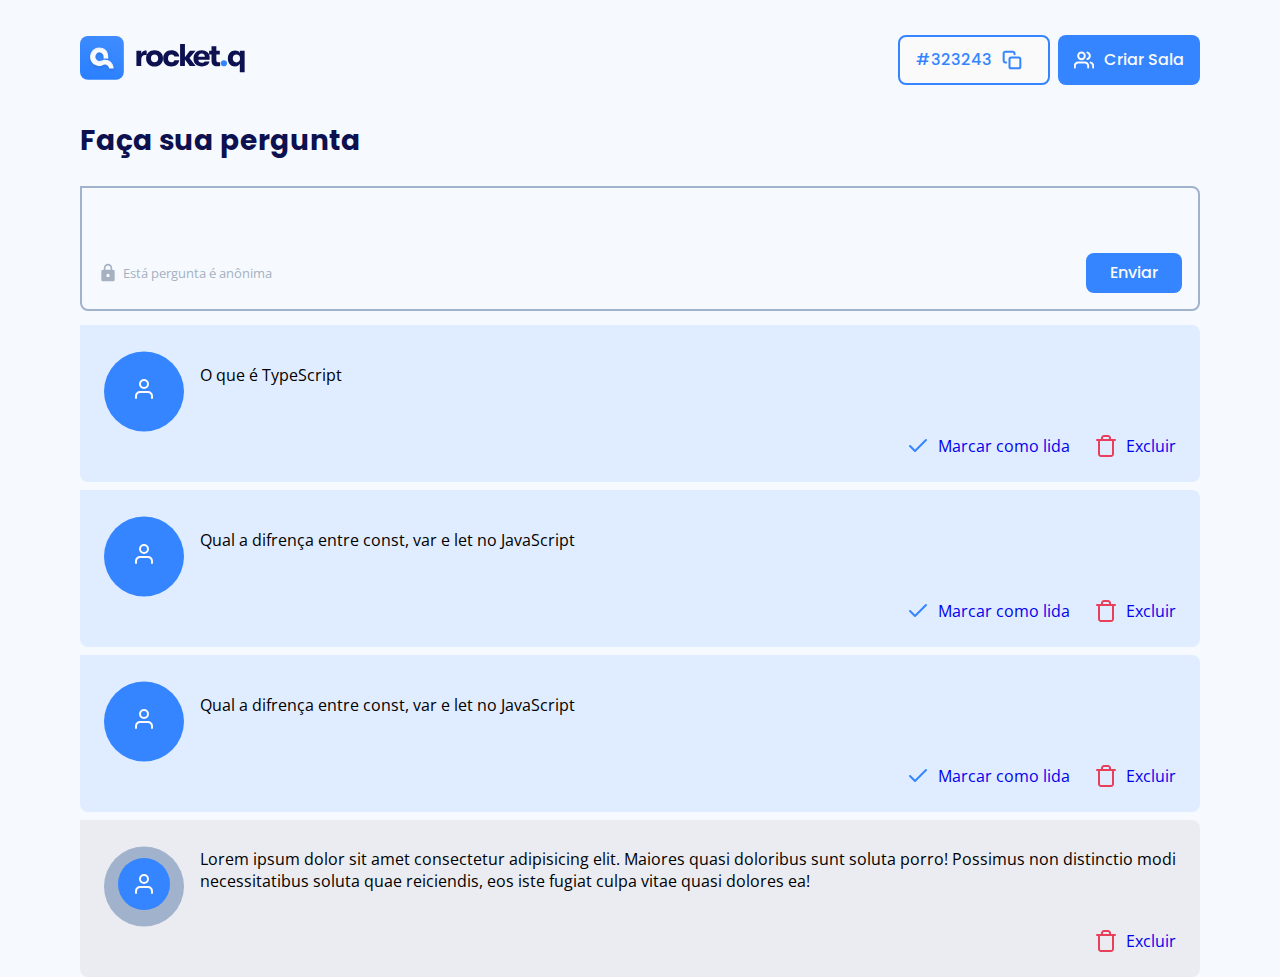
<file: room.html>
<!DOCTYPE html>
<html lang="pt-br">
  <head>
    <meta charset="UTF-8" />
    <meta http-equiv="X-UA-Compatible" content="IE=edge" />
    <meta name="viewport" content="width=device-width, initial-scale=1.0" />
    <link rel="stylesheet" href="../public/styles/global.css" />
    <link rel="stylesheet" href="../public/styles/room.css" />
    <link rel="stylesheet" href="/public/styles/modal.css" />

    <link rel="preconnect" href="https://fonts.googleapis.com" />
    <link rel="preconnect" href="https://fonts.gstatic.com" crossorigin />
    <link
      href="https://fonts.googleapis.com/css2?family=Open+Sans:wght@300;400&family=Poppins:wght@500;700&display=swap"
      rel="stylesheet"
    />

    <title>Perguntas e Respostas</title>
  </head>

  <body>
    <div id="room" class="content">
      <header>
        <a href="index.html">
          <img src="/public/image/logo.svg" alt="logo" />
        </a>
        <div class="buttons">
          <div class="button outlined">
            #323243
            <img src="/public/image/copy.svg" alt="copy" />
          </div>
          <a href="#" class="button">
            <img src="/public/image/users-white.svg" alt="users" />
            Criar Sala
          </a>
        </div>
      </header>
      <main>
        <section id="question-Form">
          <h2>Faça sua pergunta</h2>
          <form action="">
            <label for="question" class="sr-only"
              >O que você quer pergunta</label
            >
            <textarea
              name="question"
              id="question"
              placeholder="O que você quer perguntar"
            >
            </textarea>
            <footer>
              <div>
                <img src="/public/image/lock.svg" alt="lock" />
                Está pergunta é anônima
              </div>
              <button>Enviar</button>
            </footer>
          </form>
        </section>
        <section id="questions">
          <h2 class="sr-only">Perguntas da Comunidade</h2>
          <div class="questions">
            <div class="question-wrapper">
              <div class="questions-content">
                <div class="user">
                  <img src="/public/image/avatar.svg" alt="avatar" />
                </div>
                <div class="question">
                  <p>O que é TypeScript</p>
                </div>
              </div>
              <div class="actions">
                <a class="check" href="#">
                  <img src="/public/image/check.svg" alt="check"/>
                  Marcar como lida
                </a>
                <a class="trash" href="#">
                  <img src="/public/image/trash.svg" alt="trash" />
                  Excluir
                </a>
              </div>
            </div>
             <div class="question-wrapper">
              <div class="questions-content">
                <div class="user">
                  <img src="/public/image/avatar.svg" alt="avatar" />
                </div>
                <div class="question">
                  <p>Qual a difrença entre const, var e let no JavaScript</p>
                </div>
              </div>
              <div class="actions">
                <a class="check" href="#">
                  <img src="/public/image/check.svg" alt="check"/>
                  Marcar como lida
                </a>
                <a class="trash" href="#">
                  <img src="/public/image/trash.svg" alt="trash" />
                  Excluir
                </a>
              </div>
            </div>
             <div class="question-wrapper">
              <div class="questions-content">
                <div class="user">
                  <img src="/public/image/avatar.svg" alt="avatar" />
                </div>
                <div class="question">
                  <p>Qual a difrença entre const, var e let no JavaScript</p>
                </div>
              </div>
              <div class="actions">
                <a class="check" href="#">
                  <img src="/public/image/check.svg" alt="check"/>
                  Marcar como lida
                </a>
                <a class="trash" href="#">
                  <img src="/public/image/trash.svg" alt="trash" />
                  Excluir
                </a>
              </div>
            </div>
             <div class="question-wrapper read">
              <div class="questions-content">
                <div class="user">
                  <img src="/public/image/avatar.svg" alt="avatar" />
                </div>
                <div class="question">
                  <p>Lorem ipsum dolor sit amet consectetur adipisicing elit. Maiores quasi doloribus sunt soluta porro! Possimus non distinctio modi necessitatibus soluta quae reiciendis, eos iste fugiat culpa vitae quasi dolores ea!</p>
                </div>
              </div>
              <div class="actions">
                <a class="trash" href="#">
                  <img src="/public/image/trash.svg" alt="trash" />
                  Excluir
                </a>
              </div>
            </div>
          </div>
        </section>
      </main>
    </div>

    <!-- Modal -->
    <div class="modal-wrapper" style="display: none;">
        <div class="modal">
            <h2>Excluir pergunta</h2>
            <p>Tem certeza que vocÊ deseja excluir essa pergunta</p>
            <form action="#">
                <label for="password" class="sr-only">Digite a sua senha</label>
                <input id="password" type="password" name="password" placeholder="Digite a sua senha">

                <div class="buttons">
                    <div class="button grey">Cancelar</div>
                    <button class="red">Sim, excluir</button>
                </div>
            </form>
        </div>
    </div>


  </body>
</html>
</file>
<file: public/styles/global.css>
* {
  margin: 0;
  padding: 0;
  border: none;
  text-decoration: none;
  box-sizing: border-box;
}
html {
  --black: #0d114f;
  --white: #fafafa;
  --lightblue: #e0ecff;
  --blue: #3485ff;
  --red:#e83f5b;
  --background: #f6faff;
  --overlay: #040911;
  --icons-details: #a5b0c1;

  --grey-dark: #4d5e77;
  --grey-blue: #a1b2cd;
  --grey-light: #e5eaf1;
  --grey-medium: #eaecf2;

  font-size: 62.5%;
}

body {
  height: 100vh;
  width: 100vw;
  background: var(--background);
  display: flex;
}

.content header{
  width: 80%;
  margin: 3.5rem auto;
}

.content header img {
  width: 16.7rem;
}

body,
button,
input,
textarea {
  font-size: clamp(14px, 1.6rem, 2vw);
  font-family: "Open Sans", sans-serif;
  /*font-family:'Poppins', sans-serif;*/
}

input, .button, button{
    border-radius: .8rem;
    height: 5rem;

}

.content {
  width: 100%;
  margin: 0 auto;
}

.sr-only {
  position: absolute;
  height: 1px;
  width: 1px;
  padding: 0;
  margin: -1px;
  overflow: hidden;
  clip-path: rect(0, 0, 0, 0);
  white-space: nowrap;
  border-width: 0;
}

button, .button {
  font-family: 'Poppins';
  font-weight: 500;
  line-height: 0;
  display:flex;
  align-items: center;
  justify-content: center;
  background: var(--blue);
  color: var(--white);
  transition: filter .2s;
  cursor: pointer;
}

button.red,
.button.red{
  background: var(--red);
  color: var(--white);
}

button.grey,
.button.grey{
  background: var(--grey-light);
  color: var(--grey-dark);
}

button:hover, .button:hover{
  filter: brightness(1.2);
}

button > img, 
.button >img {
  margin-right: 1rem;
  width: 2rem;
}

button.outlined,
.button.outlined{
  background: var(--white);
  color: var(--blue);
  border:.2rem solid var(--blue);
} 

button a{
  color:var(--white);
  padding: 2rem;
}
</file>
<file: public/styles/room.css>
.content {
    max-width: min(90%,112rem);
}

#room header {
    width: 100%;
    display: flex;
    align-items: center;
    justify-content: space-between;
}

#room header .buttons {
    display: flex;
}

#room header .buttons .button:nth-child(1){
    margin-right: .8rem;
    padding: 1.3rem 1.6rem;
}

#room header .buttons .button:nth-child(1) img {
    margin-left: 1rem;
    width: 2rem;
    height: 2rem;
}

#room header .buttons .button:nth-child(2){
    padding: 1.3rem 1.6rem;
}

#room header .buttons .button:nth-child(2) img{
    width: 2rem;
    height: 2rem;
}
#question-Form h2{
    font-family: 'Poppins';
    font-weight: 700;
    color: var(--black);
    font-size: 2.8rem;
    margin-bottom: 2.4rem;
    line-height: 4.2rem;    
}

#question-Form form{
    border: .2rem solid var(--grey-blue);
    padding: 1.6rem;
    border-radius: 0 .8rem .8rem .8rem;
    margin-bottom: 1.4rem;
}

#question-Form textarea{
    resize: none;
    background: none;
    outline: none;
    width: 100%;
}

#question-Form form textarea::placeholder{
    color: var(--grey-blue);
}

#question-Form form footer{
    display: flex;
    align-items: center;
    justify-content: space-between;
}
#question-Form form footer > div{
    display: flex;
    align-items: center;
    color: var(--icons-details);
    font-size: 1.3rem;
}

#question-Form form footer > div img{
    margin-right: 0.5rem;
}

#question-Form form footer button{
    height: auto;
    padding: .8rem 2.4rem;
    line-height: 2.4rem;
}

.question-wrapper {
    background: var(--lightblue);
    margin-bottom: .8rem;
    border-radius: 0 .8rem .8rem .8rem;
    padding: 2.4rem;
}

.question-wrapper .questions-content {
    display: flex;
    align-items: flex-start;
}

.question-wrapper .questions-content .user{
    background: var(--blue);
    clip-path: circle();
    padding: 1.4rem;
}

.question-wrapper .questions-content p{
    margin-left: 1.6rem;
    word-break: break-word;
    display: flex;
    align-items: center;
    min-height: 5.2rem;
}

.question-wrapper .actions {
    display: flex;
    align-items: center;
    justify-content: flex-end;
}

.question-wrapper .actions > a{
    display: flex;
    align-items: center;
}



.question-wrapper .actions > a >img{
    margin-right: .8rem;
}

.question-wrapper .actions > a+a{
    margin-left: 2.4rem;
}

.question-wrapper.read {
    background: var(--grey-medium);
}

.question-wrapper.read .questions-content .user{
    background: var(--grey-blue);
}
</file>
<file: public/styles/modal.css>
.modal-wrapper.active{
    visibility: visible;
    opacity: 1;
};

.modal-wrapper{
    position: fixed;
    width: 100vw;
    height: 100vh;
    top: 0;
    left: 0;
    background: rgba(4, 9, 17, 0.8);
    display: flex;

    visibility: hidden;
    opacity: 0;
}

.modal-wrapper .modal {
    background: var(--white);
    width: min(90%, 59rem);
    margin: auto;
    border-radius: .8rem;
    font-family: 'Poppins';
    text-align: center;
    padding: 6.4rem;
}

.modal-wrapper .modal h2{
    font-size: 2.4rem;
    font-weight: 700;
    margin-bottom: 1.2rem;
    color: var(--black);
}

.modal-wrapper .modal p{
    margin-bottom: 2.4rem;
    color: var(--grey-dark);
}

.modal-wrapper .modal input{
    margin-bottom: 4rem;
    padding: 1.6rem 1.3rem;
    border-radius: .8rem;
    border: .2rem solid var(--blue);
    outline: none;
    width: min(30.2rem,70%);
}

.modal-wrapper .modal .buttons {
    display: flex;
    align-items: center;
    justify-content: center;

}

.modal-wrapper .modal .buttons > button{
    margin-left: .8rem;
}

.modal-wrapper .modal .buttons > button,
.modal-wrapper .modal .buttons > .button{
    padding: 1.3rem 3.2rem;
}
</file>
